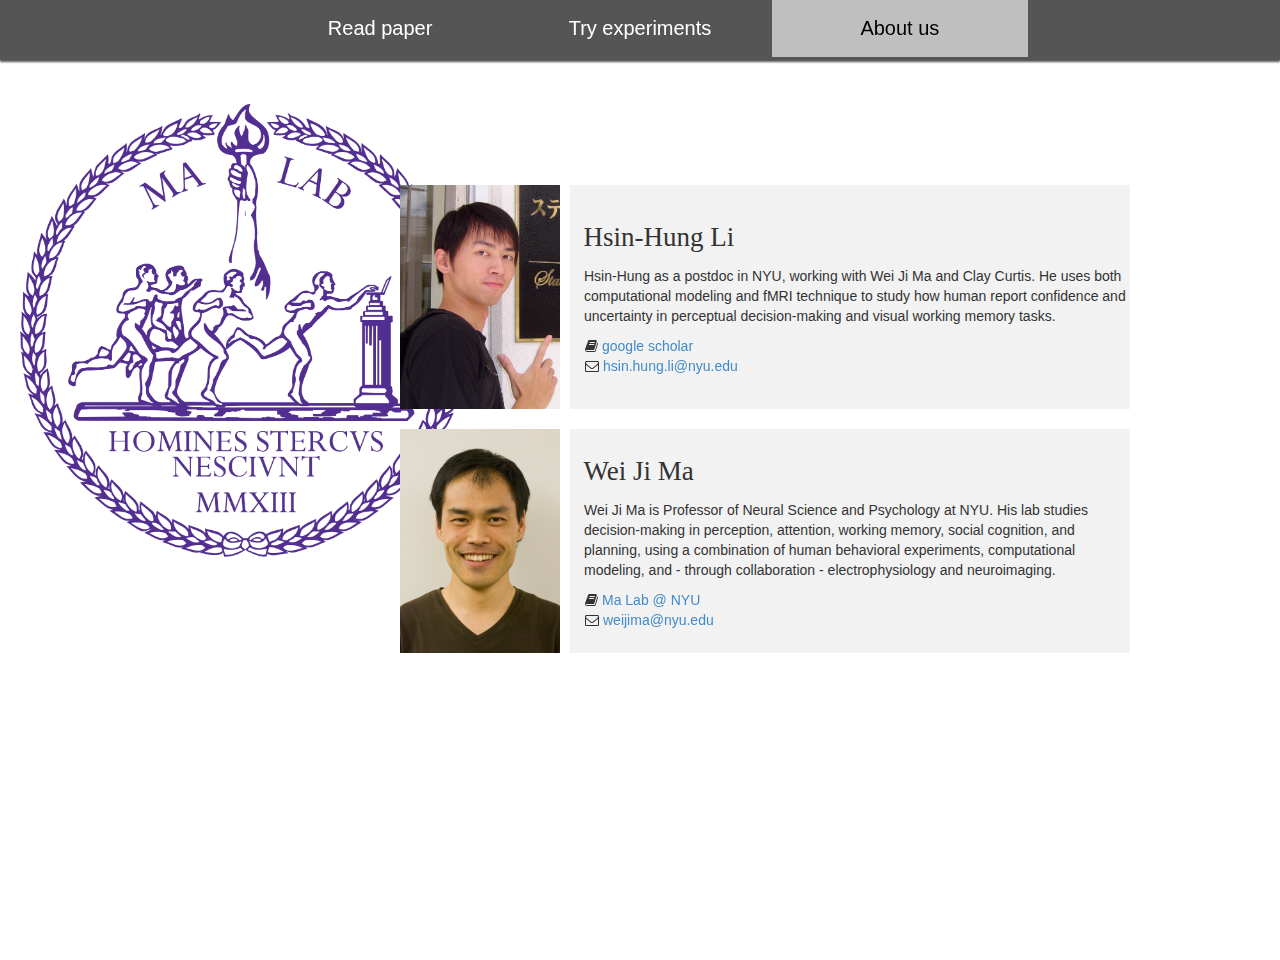
<file: confidence-multiple-alternatives/index.html>
<!DOCTYPE html>
<html>
<head>
  <!-- Bootstrap core CSS -->
  <link href="css/bootstrap.min.css" rel="stylesheet" />

  <!-- Custom styles for this template -->
  <link href="css/custom.css?dl=0" rel="stylesheet">
  <link href="css/experimentDemo.css?dl=0" rel="stylesheet">
  <link rel="stylesheet" href="https://cdnjs.cloudflare.com/ajax/libs/font-awesome/4.7.0/css/font-awesome.min.css">

  <!-- JQuery, D3, Raphael, math js-->
  <script type="text/javascript" src="https://ajax.googleapis.com/ajax/libs/jquery/1.8.3/jquery.min.js"></script>
  <script type="text/javascript" src="js/raphael.js"></script>
  <script src="js/math.js?dl=0"></script>
  <script src="js/tool.js?dl=0"></script>
  <script src="js/d3.min.js?dl=0"></script>
  <script src="js/custom_amz.js?dl=0"></script> 
  <script src="js/custom_demo_amz.js?dl=0"></script>

</head>

<body>
  <!-- Tabs -->
  <div class="text-center" id="tabholder">
    <!-- Here we define three buttons -->
    <button class="tablink" onclick="openPage('ReadPaper', this, '#bfbfbf')">Read paper</button>
    <button class="tablink" onclick="openPage('TryExperiments', this, '#bfbfbf')">Try experiments</button>
    <button class="tablink" onclick="openPage('AboutUs', this, '#bfbfbf')"  id="defaultOpen">About us</button>
  </div>

  <!-- DIV of each tab -->
  <!-- ReadPaper -->
  <div id="ReadPaper" class="tabcontent">
    <embed src="Li and Ma_2020.pdf" type="application/pdf" width="100%" height="115%" />
  </div>

  <!-- TryExperiments -->
  <div id="TryExperiments" class="tabcontent">
    <div class="row text-center" id="canvas" > <!-- Canvas for experiment stimulus --> </div>
    <div class="row text-center" id='instruction'> <!-- instruction/question --> </div>
    <div class="row text-center" id='button'> <!-- buttons --> </div>
  </div>

  <!-- Authors information -->
  <div id="AboutUs" class="tabcontent">
    <div id = "AuthorTable">
        <div class = "AuthorRow">
            <div class="PicCell">
                <img class="authorpic" src="images/hsin-hung.png" alt="Hsin-Hung Li" width="160" height="224">
            </div>
            <div class="BioCell">
                <p class="name"> Hsin-Hung Li </p>
                <p style="margin-left:1em;"> Hsin-Hung as a postdoc in NYU, working with Wei Ji Ma and Clay Curtis. He uses both computational modeling and fMRI technique to study how human report confidence and uncertainty in perceptual decision-making and visual working memory tasks.</p>
                <span class="span_link"> <i class="fa fa-book" aria-hidden="true">&nbsp </i><a href="https://scholar.google.com/citations?user=9ZKsj_kAAAAJ&hl=en&authuser=2" target="_blank">google scholar <br></a></span>
                <span class="span_link"> <i class="fa fa-envelope-o" aria-hidden="true">&nbsp </i><a href="hsin.hung.li@nyu.edu">hsin.hung.li@nyu.edu</a></span>
            </div>
        </div>
        <div class = "AuthorRow">
          <div class="PicCell">
                <img class="authorpic" src="images/weiji.jpg" alt="Wei Ji Ma" width="160" height="224">
          </div>
          <div class="BioCell">
                <p class="name"> Wei Ji Ma </p>
                <p style="margin-left:1em;"> Wei Ji Ma is Professor of Neural Science and Psychology at NYU. His lab studies decision-making in perception, attention, working memory, social cognition, and planning, using a combination of human behavioral experiments, computational modeling, and - through collaboration - electrophysiology and neuroimaging. </p>
                <span class="span_link"> <i class="fa fa-book" aria-hidden="true">&nbsp </i><a href="https://www.cns.nyu.edu/malab/index.html" target="_blank">Ma Lab @ NYU <br></a></span>
                <span class="span_link"> <i class="fa fa-envelope-o" aria-hidden="true">&nbsp </i><a href="weijima@nyu.edu">weijima@nyu.edu</a></span>
          </div>
        </div>
    </div>
  </div>

</body>

<script>
function openPage(pageName,elmnt,color) {
  var i, tabcontent, tablinks;

  //Deal with the non-selected tab first - close the non-selected tabs
  tabcontent = document.getElementsByClassName("tabcontent");
  for (i = 0; i < tabcontent.length; i++) {
    tabcontent[i].style.display = "none";
  }

  //Deal with the non-selected tab -- set the color of the non-selected tabs
  tablinks = document.getElementsByClassName("tablink");
  for (i = 0; i < tablinks.length; i++) {
    tablinks[i].style.backgroundColor = "";  //The color of non-selected tabs
    tablinks[i].style.color = "white";
  }

  //Deal with the selected tab -- open the selected tab and set the color of the selected tab
  document.getElementById(pageName).style.display = "block";
  elmnt.style.backgroundColor = color;
  elmnt.style.color = "black";

  //If select to try experiments, run the experiment javascripts (or other functions for the experiments)
  if (pageName=='TryExperiments'){
    demoPage1()
  } else {
      textIdx  = 0;
      drawCanvas();
      clearButton();
      clearInstruction();
      paper.clear();
  }
}

// Get the element with id="defaultOpen" and click on it
document.getElementById("defaultOpen").click();

</script>

</html>
</file>
<file: confidence-multiple-alternatives/css/custom.css>
/* Set height of body and the document to 100% */
body, html {
  height: 100%;
  margin: 0;
  margin-bottom: 0;
  font-family: Arial;
}

h1 {
    margin-top: -40px;
}

img {
  display: block;
  margin-left : auto;
  margin-right : auto;
}

/* Style tab links */
#tabholder{
  background-color: #555;
  width: 100%;
  height: 60px;
  margin-left: auto;
  margin-right: auto;
  box-shadow: 0px 2px 2px #555; /*#FF5733*/
  top: 0; /* required */
  position: sticky;
}

.tablink {
  background-color: #555;
  color: white;
  /*  float: left; */
  border: none;
  outline: none;
  cursor: pointer;
  padding: 14px 0px;
  font-size: 20px;
  width: 20%;
}

.tablink:hover {
  background-color: #777;
}

/* Style the tab content (and add height:100% for full page content) */
.tabcontent {
  display: none;
  padding: 80px 20px; /*balnk at top and on the sides*/
  height: 100%;
  margin-top: 0px;
}

#AuthorTable {
  width: 800px;
  display: table;
  margin-top: 2%;
  margin-left:25%;
  margin-right:auto;
  border-collapse: separate;
  border-spacing: 0px 20px;
}

.AuthorRow {
  display: table-row;
  height: 224px;
}

.PicCell {
  width: 30%;
  display: table-cell;  
  margin-right: 10px;
}

.authorpic {
  margin-right: 10px;
}

.BioCell {
  width: 70%;
  display: table-cell;
  background: #f2f2f2;
  vertical-align: middle;
}


#ReadPaper {background-color:  white;}
#TryExperiments {background-color: white;}
#AboutUs {
	background-color: white;
	background-image: url("../images/seal.png");
	background-repeat: no-repeat;
	background-size: 35%;
	background-position: top 10px left 20px;
}

.name {
  text-align: left;
  font-family: "sans-serif";
  font-size: 3vh;
  margin-left: 0.5em;
}

.span_link {
  position: relative;
  left: 15px;
}
</file>
<file: confidence-multiple-alternatives/css/experimentDemo.css>
/*CSS style for the experiment --------------------*/
.btn_d{ /* button for decision task*/
	white-space: normal;
	width: 40px;
	height: 60px;
	text-align: center;
	margin-left: 4px;
	margin-right: 4px;
	border: 0 none;
}

.btn{
	white-space: normal;
	width: 120px;
	height: 60px;
	text-align: center;
	margin-left: 10px;
	margin-right: 10px;
	border: 0 none;
}

.btn:hover {
	box-shadow: inset 0 0 0 2px #555555;
	color: #000000;
}

.btn_d:hover {
	box-shadow: inset 0 0 0 2px #555555;
	color: #000000;
}

.btn-lg {
	font-size: 18px;
	color: #000000;
	text-align: center;
	line-height: 1.33;
	border-radius: 6px;
}

.CBimg{
	width: 15%;
	height: auto;
	vertical-align:middle;
}

#submitButton {
	    display: none;
	}

#welcome{
	    width:500px;
	    font-family: Arial, Helvetica;
	    font-size: 18px;
	    margin: 0px auto;
	}

#screentest{
	    width:500px;
	    font-family: Arial, Helvetica;
	    font-size: 18px;
	    margin: 0px auto;
	    display: none;
	}

#button_next{
	    font-size: 14pt;
	    width: 12em;
	    font-family: Arial, Helvetica;
	    height:auto;
	    margin: 0 auto;
	}
#canvas {
	width: 800px;
	height: 500px;
	margin: 0 auto;
	margin-top: 0px;
	display: none;
	background: gray;
}

#button {
	width: 600px;
	height: 90px;
	margin: 0 auto;
}

#instruction {
	font-size: 20px;
	font-family: Arial, Helvetica;
	margin-top: 10px;
	margin-bottom: 10px;
}

#colorblind_test {
	font-size: 20px;
	font-family: Arial, Helvetica;
	margin-top: 15px;
	display: none;
}

#button_continue {
	width: 200px;
	height: 60px;
}
</file>
